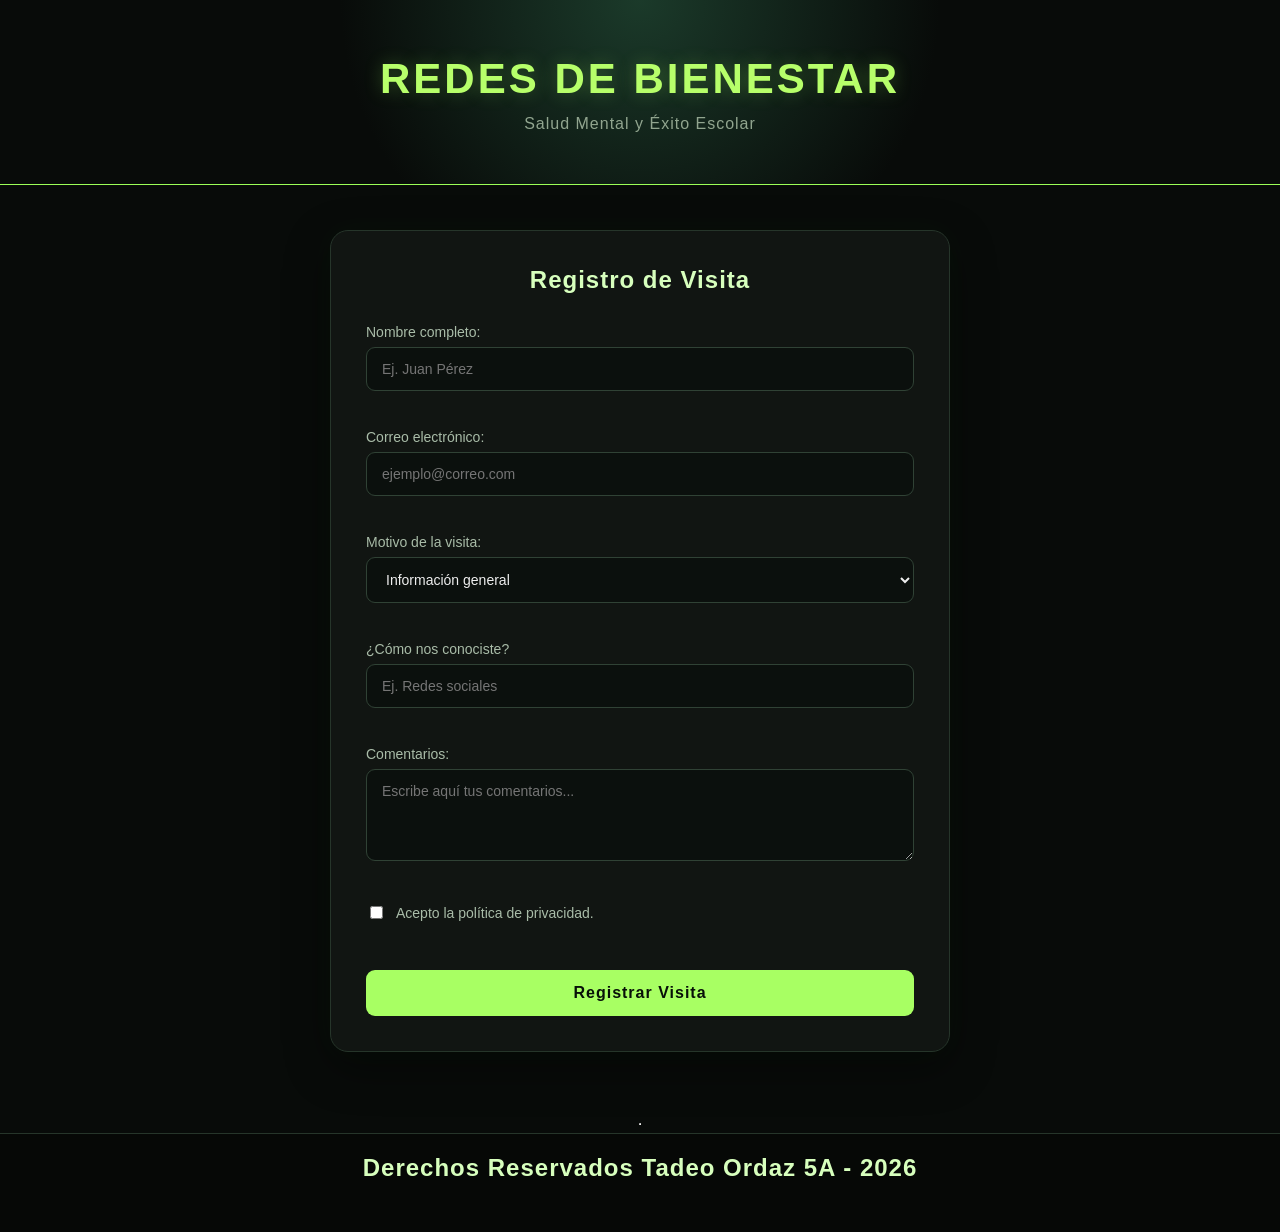
<file: index.html>
<!DOCTYPE html>
<html lang="es">
<head>
    <meta charset="UTF-8">
    <meta name="viewport" content="width=device-width, initial-scale=1.0">
    <title>PROYECTO PAEC (PEC)</title>
    <link rel="stylesheet" href="style.css">
</head>
<body>
  <header>
      <h1>Redes de Bienestar</h1>
      <h3>Salud Mental y Éxito Escolar</h3>
  </header>
  
  <form action="sub1.html" method="POST">
      <h2>Registro de Visita</h2>
  
      <div>
          <label for="nombre">Nombre completo:</label>
          <input type="text" id="nombre" name="nombre" required placeholder="Ej. Juan Pérez">
      </div>

      <br>
  
      <div>
          <label for="email">Correo electrónico:</label>
          <input type="email" id="email" name="email" required placeholder="ejemplo@correo.com">
      </div>

      <br>
  
      <div>
          <label for="motivo">Motivo de la visita:</label>
          <select id="motivo" name="motivo">
              <option value="informacion">Información general</option>
              <option value="apoyo">Solicitar apoyo</option>
              <option value="orientacion">Orientación escolar</option>
              <option value="otro">Otro</option>
          </select>
      </div>

      <br>
  
      <div>
          <label for="origen">¿Cómo nos conociste?</label>
          <input type="text" id="origen" name="origen" placeholder="Ej. Redes sociales">
      </div>

      <br>
  
      <div>
          <label for="comentarios">Comentarios:</label>
          <textarea id="comentarios" name="comentarios" rows="4"
              placeholder="Escribe aquí tus comentarios..."></textarea>
      </div>

      <br>
  
      <div class="checkbox-group">
          <input type="checkbox" id="terminos" name="terminos" required>
            <label for="terminos">
                Acepto la política de privacidad.
            </label>
      </div>

      <br>
       
      <a href="sub1.html" class="boton">
        Registrar Visita
      </a>

  </form>

  <br>
  <hr>


  <footer>
    <H2>
        Derechos Reservados Tadeo Ordaz 5A - 2026
    </H2>
  </footer>
  
    
</body>
</html>
</file>
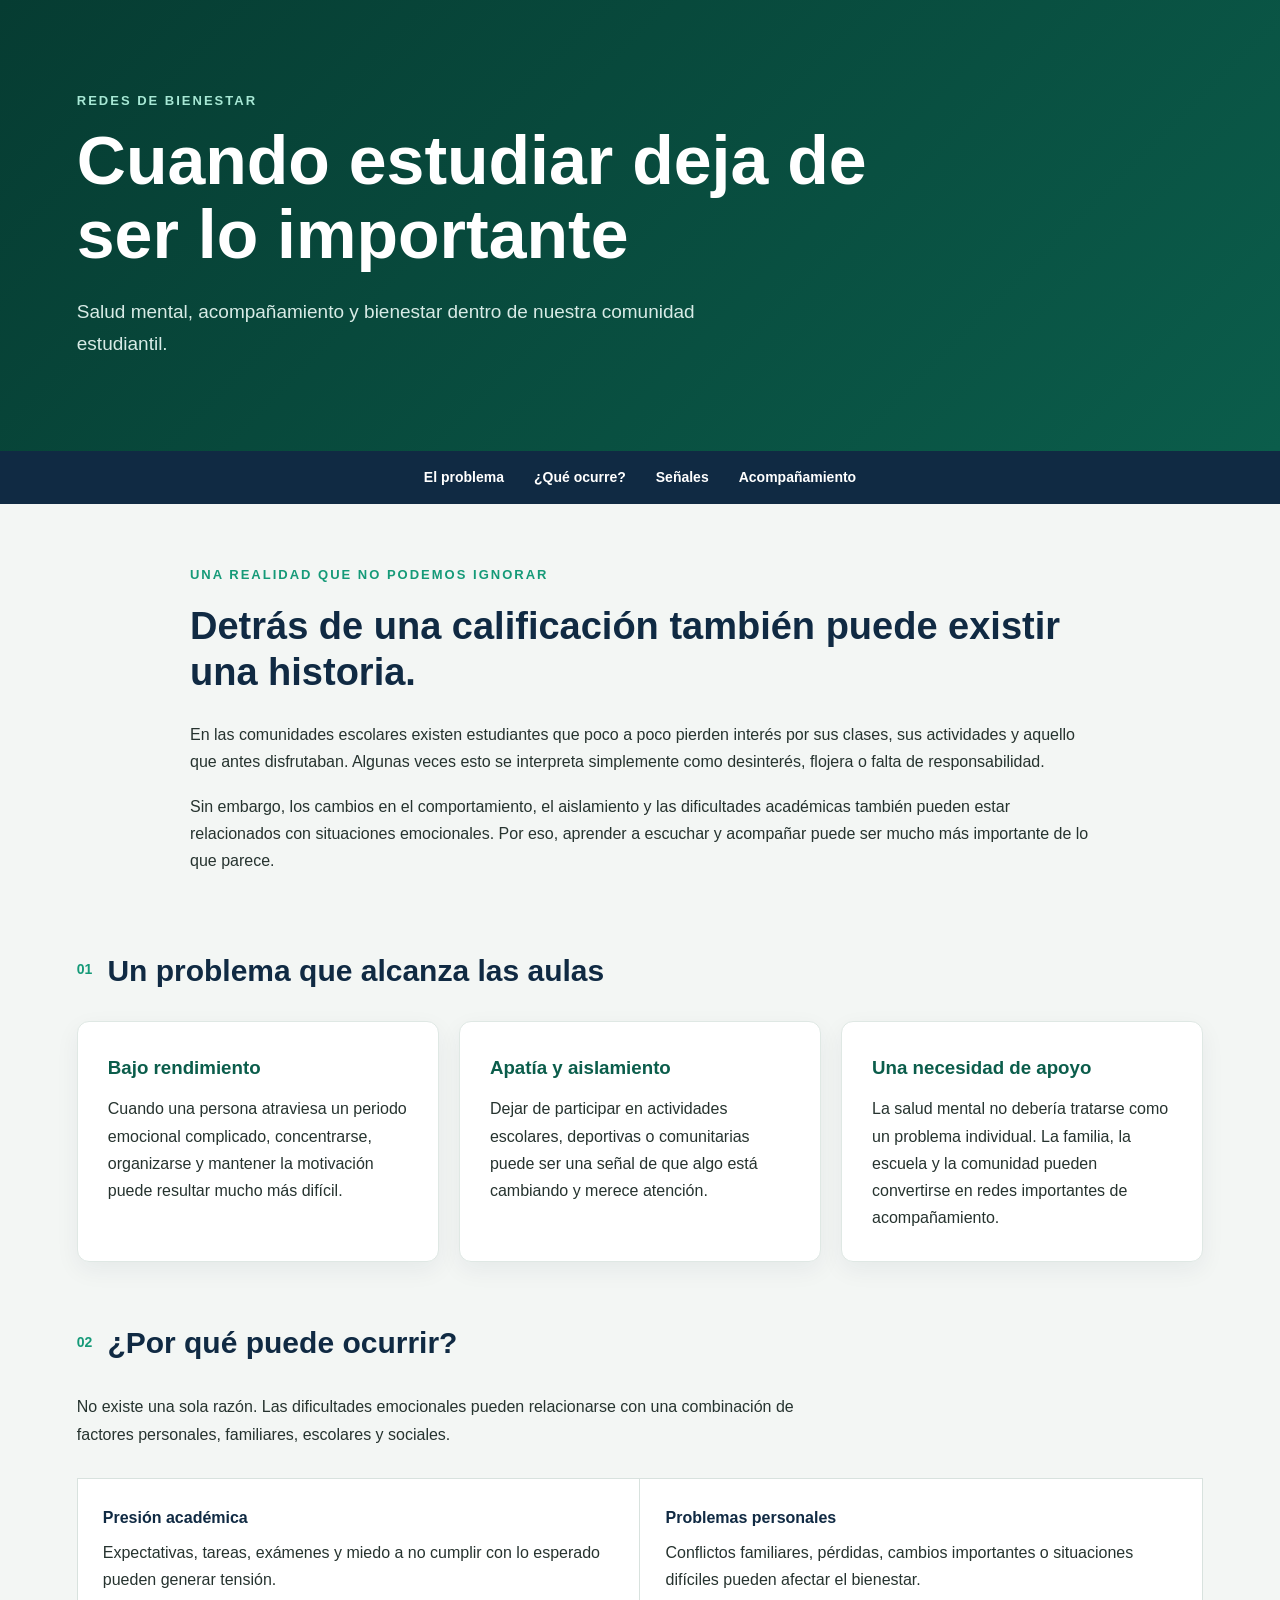
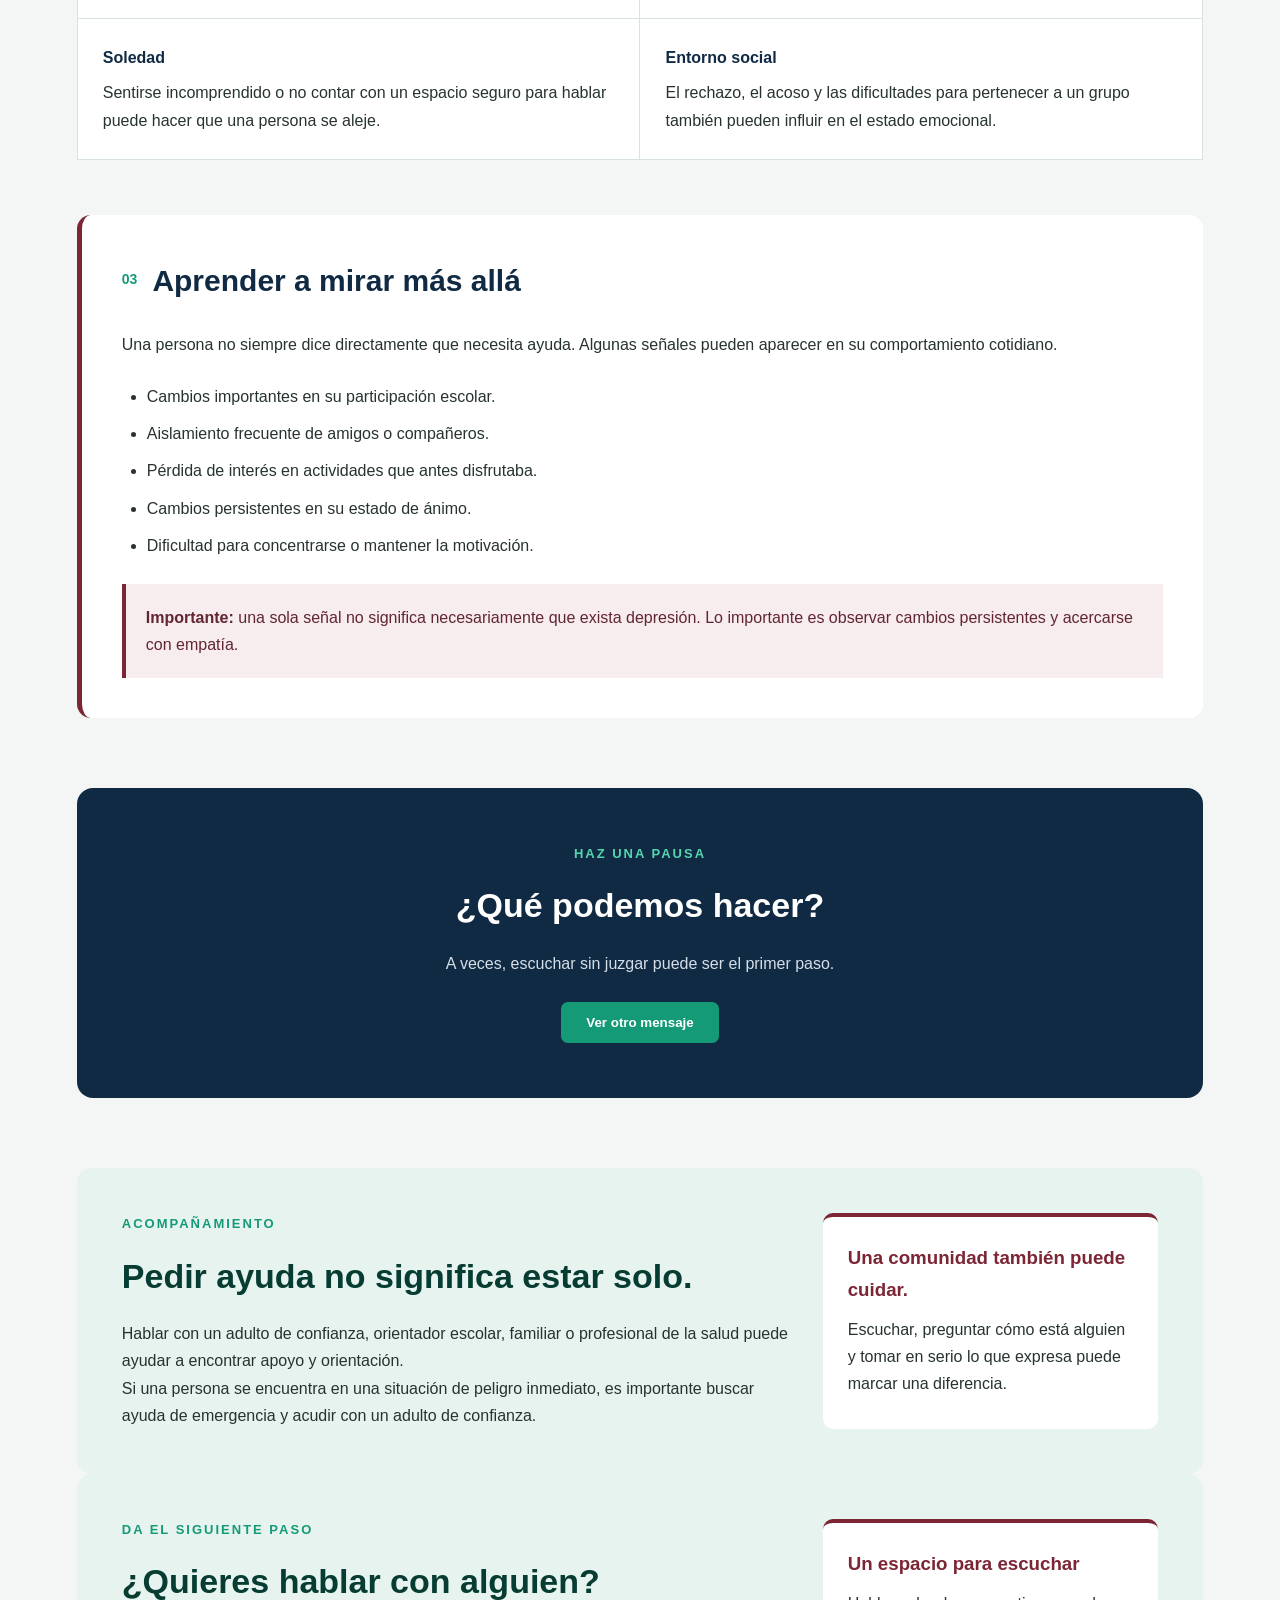
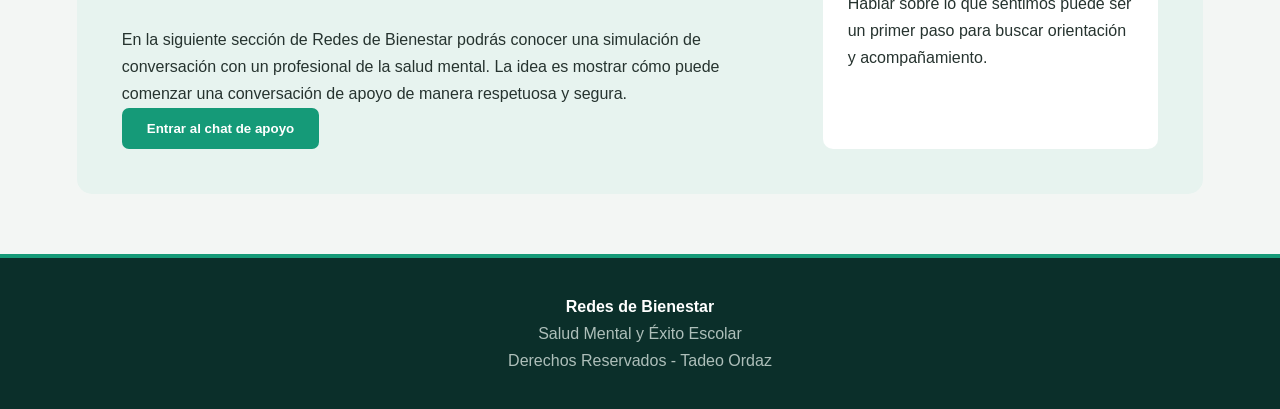
<file: sub1.html>
<!DOCTYPE html>
<html lang="es">

<head>
    <meta charset="UTF-8">
    <meta name="viewport" content="width=device-width, initial-scale=1.0">

    <title>Redes de Bienestar | Juventud y Salud Mental</title>

    <!-- conecta este html con la hoja de estilos principal -->
    <link rel="stylesheet" href="substyle.css">
</head>

<body>

    <!-- encabezado principal de la página -->
    <header class="encabezado">
        <div class="contenedor">

            <p class="etiqueta">REDES DE BIENESTAR</p>

            <h1>
                Cuando estudiar deja de ser lo importante
            </h1>

            <p class="subtitulo">
                Salud mental, acompañamiento y bienestar dentro de nuestra
                comunidad estudiantil.
            </p>

        </div>
    </header>


    <!-- menú que permite desplazarse entre las secciones -->
    <nav class="navegacion">

        <a href="#problema">El problema</a>
        <a href="#causas">¿Qué ocurre?</a>
        <a href="#senales">Señales</a>
        <a href="#ayuda">Acompañamiento</a>

    </nav>


    <!-- contenido principal de la página -->
    <main class="contenedor">


        <!-- introducción general del tema -->
        <section class="introduccion">

            <p class="etiqueta">
                UNA REALIDAD QUE NO PODEMOS IGNORAR
            </p>

            <h2>
                Detrás de una calificación también puede existir una historia.
            </h2>

            <p>
                En las comunidades escolares existen estudiantes que poco a poco
                pierden interés por sus clases, sus actividades y aquello que antes
                disfrutaban. Algunas veces esto se interpreta simplemente como
                desinterés, flojera o falta de responsabilidad.
            </p>

            <p>
                Sin embargo, los cambios en el comportamiento, el aislamiento y
                las dificultades académicas también pueden estar relacionados con
                situaciones emocionales. Por eso, aprender a escuchar y acompañar
                puede ser mucho más importante de lo que parece.
            </p>

        </section>


        <!-- sección que presenta el problema dentro del entorno escolar -->
        <section id="problema" class="seccion">

            <div class="titulo-seccion">

                <span>01</span>

                <h2>
                    Un problema que alcanza las aulas
                </h2>

            </div>


            <!-- las tarjetas organizan las ideas principales -->
            <div class="contenido-grid">

                <article class="tarjeta">

                    <h3>
                        Bajo rendimiento
                    </h3>

                    <p>
                        Cuando una persona atraviesa un periodo emocional complicado,
                        concentrarse, organizarse y mantener la motivación puede
                        resultar mucho más difícil.
                    </p>

                </article>


                <article class="tarjeta">

                    <h3>
                        Apatía y aislamiento
                    </h3>

                    <p>
                        Dejar de participar en actividades escolares, deportivas o
                        comunitarias puede ser una señal de que algo está cambiando
                        y merece atención.
                    </p>

                </article>


                <article class="tarjeta">

                    <h3>
                        Una necesidad de apoyo
                    </h3>

                    <p>
                        La salud mental no debería tratarse como un problema
                        individual. La familia, la escuela y la comunidad pueden
                        convertirse en redes importantes de acompañamiento.
                    </p>

                </article>

            </div>

        </section>


        <!-- sección que explica algunos factores que pueden influir -->
        <section id="causas" class="seccion">

            <div class="titulo-seccion">

                <span>02</span>

                <h2>
                    ¿Por qué puede ocurrir?
                </h2>

            </div>


            <p class="texto-intro">
                No existe una sola razón. Las dificultades emocionales pueden
                relacionarse con una combinación de factores personales,
                familiares, escolares y sociales.
            </p>


            <!-- cada div representa un factor diferente -->
            <div class="factores">

                <div>

                    <strong>
                        Presión académica
                    </strong>

                    <p>
                        Expectativas, tareas, exámenes y miedo a no cumplir con
                        lo esperado pueden generar tensión.
                    </p>

                </div>


                <div>

                    <strong>
                        Problemas personales
                    </strong>

                    <p>
                        Conflictos familiares, pérdidas, cambios importantes o
                        situaciones difíciles pueden afectar el bienestar.
                    </p>

                </div>


                <div>

                    <strong>
                        Soledad
                    </strong>

                    <p>
                        Sentirse incomprendido o no contar con un espacio seguro
                        para hablar puede hacer que una persona se aleje.
                    </p>

                </div>


                <div>

                    <strong>
                        Entorno social
                    </strong>

                    <p>
                        El rechazo, el acoso y las dificultades para pertenecer
                        a un grupo también pueden influir en el estado emocional.
                    </p>

                </div>

            </div>

        </section>


        <!-- sección dedicada a reconocer algunos cambios de comportamiento -->
        <section id="senales" class="seccion senales">

            <div class="titulo-seccion">

                <span>03</span>

                <h2>
                    Aprender a mirar más allá
                </h2>

            </div>


            <p>
                Una persona no siempre dice directamente que necesita ayuda.
                Algunas señales pueden aparecer en su comportamiento cotidiano.
            </p>


            <!-- lista de señales que pueden indicar que alguien necesita apoyo -->
            <ul>

                <li>
                    Cambios importantes en su participación escolar.
                </li>

                <li>
                    Aislamiento frecuente de amigos o compañeros.
                </li>

                <li>
                    Pérdida de interés en actividades que antes disfrutaba.
                </li>

                <li>
                    Cambios persistentes en su estado de ánimo.
                </li>

                <li>
                    Dificultad para concentrarse o mantener la motivación.
                </li>

            </ul>


            <!-- aviso para evitar interpretar una señal de manera aislada -->
            <div class="aviso">

                <strong>
                    Importante:
                </strong>

                una sola señal no significa necesariamente que exista depresión.
                Lo importante es observar cambios persistentes y acercarse con
                empatía.

            </div>

        </section>


        <!-- apartado interactivo que utiliza el script.js -->
        <section class="interactivo">

            <p class="etiqueta">
                HAZ UNA PAUSA
            </p>

            <h2>
                ¿Qué podemos hacer?
            </h2>

            <!-- el javascript cambia este mensaje al presionar el botón -->
            <p id="mensaje">
                A veces, escuchar sin juzgar puede ser el primer paso.
            </p>

            <!-- este botón está conectado con script.js -->
            <button id="botonMensaje">
                Ver otro mensaje
            </button>

        </section>


        <!-- sección sobre la importancia del acompañamiento -->
        <section id="ayuda" class="ayuda">

            <div>

                <p class="etiqueta">
                    ACOMPAÑAMIENTO
                </p>

                <h2>
                    Pedir ayuda no significa estar solo.
                </h2>

                <p>
                    Hablar con un adulto de confianza, orientador escolar,
                    familiar o profesional de la salud puede ayudar a encontrar
                    apoyo y orientación.
                </p>

                <p>
                    Si una persona se encuentra en una situación de peligro
                    inmediato, es importante buscar ayuda de emergencia y acudir
                    con un adulto de confianza.
                </p>

            </div>


            <!-- el aside funciona como un mensaje destacado -->
            <aside>

                <h3>
                    Una comunidad también puede cuidar.
                </h3>

                <p>
                    Escuchar, preguntar cómo está alguien y tomar en serio lo que
                    expresa puede marcar una diferencia.
                </p>

            </aside>

        </section>


        <!-- invitación para pasar a la segunda página del proyecto -->
        <section class="ayuda">

            <div>

                <p class="etiqueta">
                    DA EL SIGUIENTE PASO
                </p>

                <h2>
                    ¿Quieres hablar con alguien?
                </h2>

                <p>
                    En la siguiente sección de Redes de Bienestar podrás conocer
                    una simulación de conversación con un profesional de la
                    salud mental. La idea es mostrar cómo puede comenzar una
                    conversación de apoyo de manera respetuosa y segura.
                </p>

                <!-- este enlace llevará al segundo html del proyecto -->
                <a href="chat.html">
                    <button type="button">
                        Entrar al chat de apoyo
                    </button>
                </a>

            </div>


            <!-- información adicional de la segunda página -->
            <aside>

                <h3>
                    Un espacio para escuchar
                </h3>

                <p>
                    Hablar sobre lo que sentimos puede ser un primer paso para
                    buscar orientación y acompañamiento.
                </p>

            </aside>

        </section>

    </main>


    <!-- pie de página del proyecto -->
    <footer>

        <p>
            <strong>
                Redes de Bienestar
            </strong>
        </p>

        <p>
            Salud Mental y Éxito Escolar
            <br>
            Derechos Reservados - Tadeo Ordaz
        </p>

    </footer>


    <!-- conecta la página con las funciones de javascript -->
    <script src="script.js"></script>

</body>

</html>
</file>
<file: style.css>
* {
    box-sizing: border-box;
}

body {
    margin: 0;
    min-height: 100vh;
    font-family: Arial, sans-serif;
    background: #080b09;
    color: #eeeeee;

    display: flex;
    flex-direction: column;
}


/* ===== HEADER ===== */

header {
    text-align: center;
    padding: 55px 20px 35px;

    background:
        radial-gradient(circle at 50% 0%, #1b3a2a 0%, transparent 45%),
        #080b09;

    border-bottom: 1px solid #9cff57;
}

h1 {
    margin: 0;

    color: #b7ff6a;
    font-size: 42px;
    font-weight: 800;
    letter-spacing: 3px;
    text-transform: uppercase;

    text-shadow: 0 0 18px rgba(156, 255, 87, 0.25);
}

h3 {
    margin-top: 12px;

    color: #91a58f;
    font-size: 16px;
    font-weight: normal;
    letter-spacing: 1px;
}


/* ===== FORMULARIO ===== */

form {
    width: 90%;
    max-width: 620px;

    margin: 45px auto;
    padding: 35px;

    background: rgba(18, 23, 19, 0.95);

    border: 1px solid #26352a;
    border-radius: 18px;

    box-shadow:
        0 15px 45px rgba(0, 0, 0, 0.45),
        0 0 30px rgba(100, 255, 100, 0.04);

    backdrop-filter: blur(8px);
}

h2 {
    margin-top: 0;
    margin-bottom: 30px;

    color: #d7ffbd;
    text-align: center;

    font-size: 24px;
    letter-spacing: 1px;
}


/* ===== CAMPOS ===== */

form div {
    margin-bottom: 20px;
}

label {
    display: block;

    margin-bottom: 7px;

    color: #a9bca8;
    font-size: 14px;
}

input,
select,
textarea {
    width: 100%;

    padding: 13px 15px;

    background: #0b100d;
    color: #eeeeee;

    border: 1px solid #304235;
    border-radius: 9px;

    outline: none;

    font-family: Arial, sans-serif;
    font-size: 14px;

    transition: 0.2s;
}

input:focus,
select:focus,
textarea:focus {
    border-color: #a8ff63;

    box-shadow:
        0 0 0 2px rgba(168, 255, 99, 0.08),
        0 0 15px rgba(168, 255, 99, 0.08);
}

textarea {
    resize: vertical;
}


/* ===== CHECKBOX ===== */

.checkbox-group {
    display: flex;
    align-items: center;
    gap: 10px;
}

.checkbox-group input {
    width: auto;
    accent-color: #a8ff63;
}

.checkbox-group label {
    margin: 0;
}


/* ===== BOTÓN ===== */

button {
    width: 100%;

    margin-top: 10px;
    padding: 14px;

    background: #a8ff63;
    color: #071008;

    border: none;
    border-radius: 9px;

    font-size: 15px;
    font-weight: bold;
    letter-spacing: 1px;

    cursor: pointer;

    transition: 0.2s;
}

button:hover {
    background: #c4ff91;

    transform: translateY(-2px);

    box-shadow:
        0 8px 25px rgba(168, 255, 99, 0.18);
}

button:active {
    transform: translateY(0);
}


/* ===== FOOTER ===== */

footer {
    margin-top: auto;

    padding: 20px;

    text-align: center;

    background: #060806;

    border-top: 1px solid #26352a;

    color: #657264;

    font-size: 13px;
}

footer strong {
    color: #a8ff63;
}


.boton {
    display: block;
    width: 100%;
    padding: 14px;
    margin-top: 10px;

    background: #a8ff63;
    color: #071008;

    border-radius: 9px;
    text-align: center;
    text-decoration: none;

    font-weight: bold;
    letter-spacing: 1px;

    transition: 0.2s;
}

.boton:hover {
    background: #c4ff91;
    transform: translateY(-2px);
    box-shadow: 0 8px 25px rgba(168, 255, 99, 0.18);
}
</file>
<file: substyle.css>
* {
    margin: 0;
    padding: 0;
    box-sizing: border-box;
}

html {
    scroll-behavior: smooth;
}

body {
    font-family: "Segoe UI", Arial, sans-serif;
    background: #f3f6f4;
    color: #26332f;
    line-height: 1.7;
}

.contenedor {
    width: 88%;
    max-width: 1150px;
    margin: auto;
}


/* ================================
   HEADER
================================ */

.encabezado {
    padding: 90px 0;
    background: linear-gradient(135deg, #063c32, #0b5d4b);
    color: white;
}

.etiqueta {
    color: #159a78;
    font-size: 13px;
    font-weight: 700;
    letter-spacing: 2px;
    margin-bottom: 12px;
}

.encabezado .etiqueta {
    color: #a7e8d5;
}

.encabezado h1 {
    max-width: 800px;
    font-size: clamp(38px, 6vw, 68px);
    line-height: 1.08;
    margin-bottom: 25px;
}

.subtitulo {
    max-width: 650px;
    color: #d8ebe6;
    font-size: 19px;
}


/* ================================
   NAVEGACIÓN
================================ */

.navegacion {
    position: sticky;
    top: 0;
    z-index: 10;

    display: flex;
    justify-content: center;
    flex-wrap: wrap;
    gap: 30px;

    padding: 15px;

    background: #102a43;
}

.navegacion a {
    color: white;
    text-decoration: none;
    font-size: 14px;
    font-weight: 600;

    transition: 0.2s;
}

.navegacion a:hover {
    color: #55d6b0;
}


/* ================================
   MAIN
================================ */

main {
    padding: 60px 0;
}


/* ================================
   INTRODUCCIÓN
================================ */

.introduccion {
    max-width: 900px;
    margin: 0 auto 70px;
}

.introduccion h2 {
    color: #102a43;
    font-size: 38px;
    line-height: 1.2;
    margin-bottom: 25px;
}

.introduccion p {
    margin-bottom: 18px;
}


/* ================================
   SECCIONES
================================ */

.seccion {
    margin-bottom: 55px;
}

.titulo-seccion {
    display: flex;
    align-items: center;
    gap: 15px;
    margin-bottom: 25px;
}

.titulo-seccion span {
    color: #159a78;
    font-weight: 800;
    font-size: 14px;
}

.titulo-seccion h2 {
    color: #102a43;
    font-size: 30px;
}


/* ================================
   TARJETAS
================================ */

.contenido-grid {
    display: grid;
    grid-template-columns: repeat(3, 1fr);
    gap: 20px;
}

.tarjeta {
    background: white;
    padding: 30px;

    border: 1px solid #dfe8e4;
    border-radius: 12px;

    box-shadow: 0 8px 25px rgba(16, 42, 67, 0.06);

    transition: 0.25s;
}

.tarjeta:hover {
    transform: translateY(-5px);
    box-shadow: 0 15px 35px rgba(16, 42, 67, 0.10);
}

.tarjeta h3 {
    color: #0b5d4b;
    margin-bottom: 12px;
}


/* ================================
   FACTORES
================================ */

.texto-intro {
    max-width: 750px;
    margin-bottom: 30px;
}

.factores {
    display: grid;
    grid-template-columns: repeat(2, 1fr);
    gap: 1px;

    background: #d8e2de;
    border: 1px solid #d8e2de;
}

.factores div {
    background: white;
    padding: 25px;
}

.factores strong {
    display: block;
    color: #102a43;
    margin-bottom: 8px;
}


/* ================================
   SEÑALES
================================ */

.senales {
    background: white;
    padding: 40px;

    border-radius: 14px;
    border-left: 5px solid #7c2635;
}

.senales ul {
    margin: 25px 0;
    padding-left: 25px;
}

.senales li {
    margin-bottom: 10px;
}

.aviso {
    padding: 20px;

    background: #f7ecee;
    color: #612631;

    border-left: 4px solid #7c2635;
}


/* ================================
   SECCIÓN INTERACTIVA
================================ */

.interactivo {
    margin: 70px 0;

    padding: 55px;

    text-align: center;

    background: #102a43;
    color: white;

    border-radius: 16px;
}

.interactivo h2 {
    font-size: 34px;
    margin-bottom: 15px;
}

.interactivo p:not(.etiqueta) {
    color: #d5dfe8;
    max-width: 650px;
    margin: 0 auto 25px;
}

.interactivo .etiqueta {
    color: #55d6b0;
}

button {
    padding: 13px 25px;

    background: #159a78;
    color: white;

    border: none;
    border-radius: 7px;

    font-weight: 700;
    cursor: pointer;

    transition: 0.2s;
}

button:hover {
    background: #0e7e63;
    transform: translateY(-2px);
}


/* ================================
   AYUDA
================================ */

.ayuda {
    display: grid;
    grid-template-columns: 2fr 1fr;
    gap: 30px;

    padding: 45px;

    background: #e7f3ef;

    border-radius: 15px;
}

.ayuda h2 {
    color: #063c32;
    font-size: 34px;
    margin-bottom: 15px;
}

.ayuda aside {
    padding: 25px;

    background: white;

    border-radius: 10px;
    border-top: 4px solid #7c2635;
}

.ayuda aside h3 {
    color: #7c2635;
    margin-bottom: 10px;
}


/* ================================
   FOOTER
================================ */

footer {
    padding: 35px;

    text-align: center;

    background: #0b2f2a;
    color: #aebfba;

    border-top: 4px solid #159a78;
}

footer strong {
    color: white;
}


/* ================================
   RESPONSIVE
================================ */

@media (max-width: 800px) {

    .contenido-grid,
    .factores,
    .ayuda {
        grid-template-columns: 1fr;
    }

    .encabezado {
        padding: 65px 0;
    }

    .navegacion {
        gap: 15px;
    }

    .introduccion h2 {
        font-size: 30px;
    }

    .senales,
    .interactivo,
    .ayuda {
        padding: 30px;
    }
}
</file>
